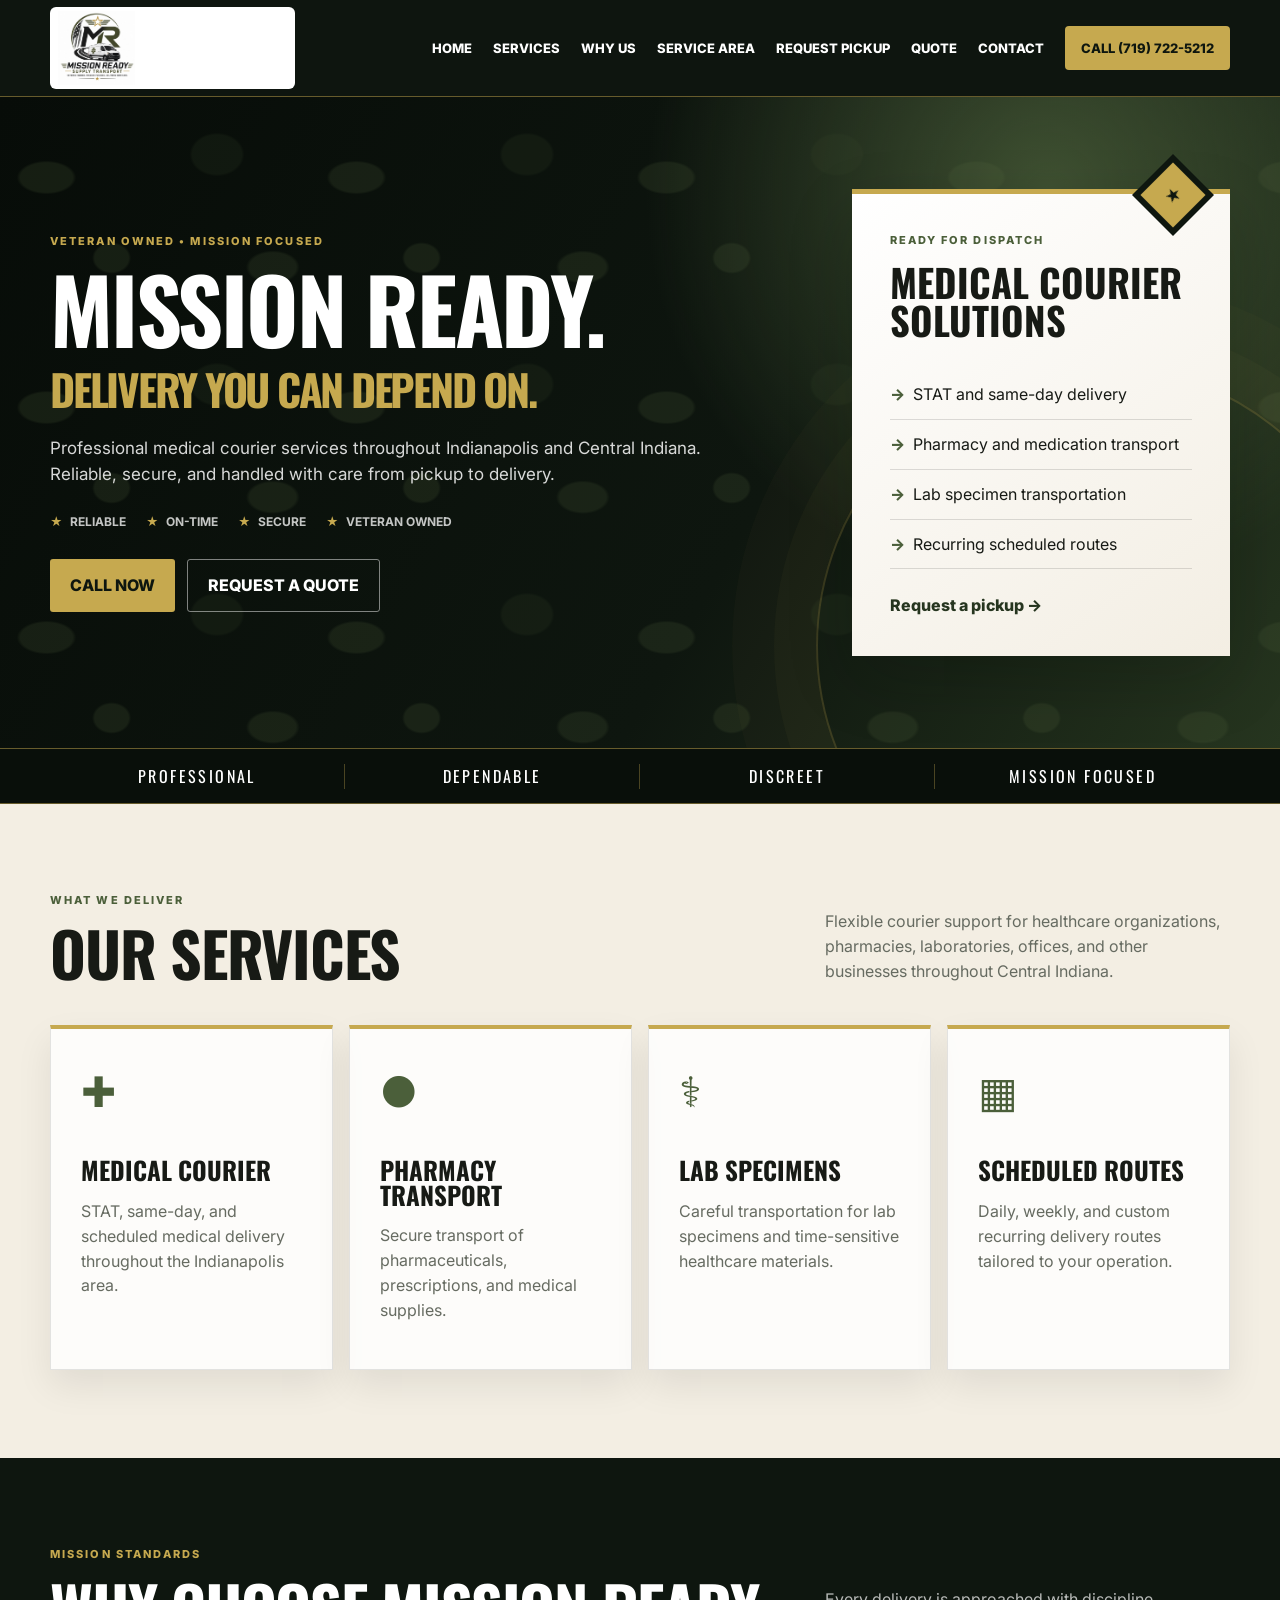
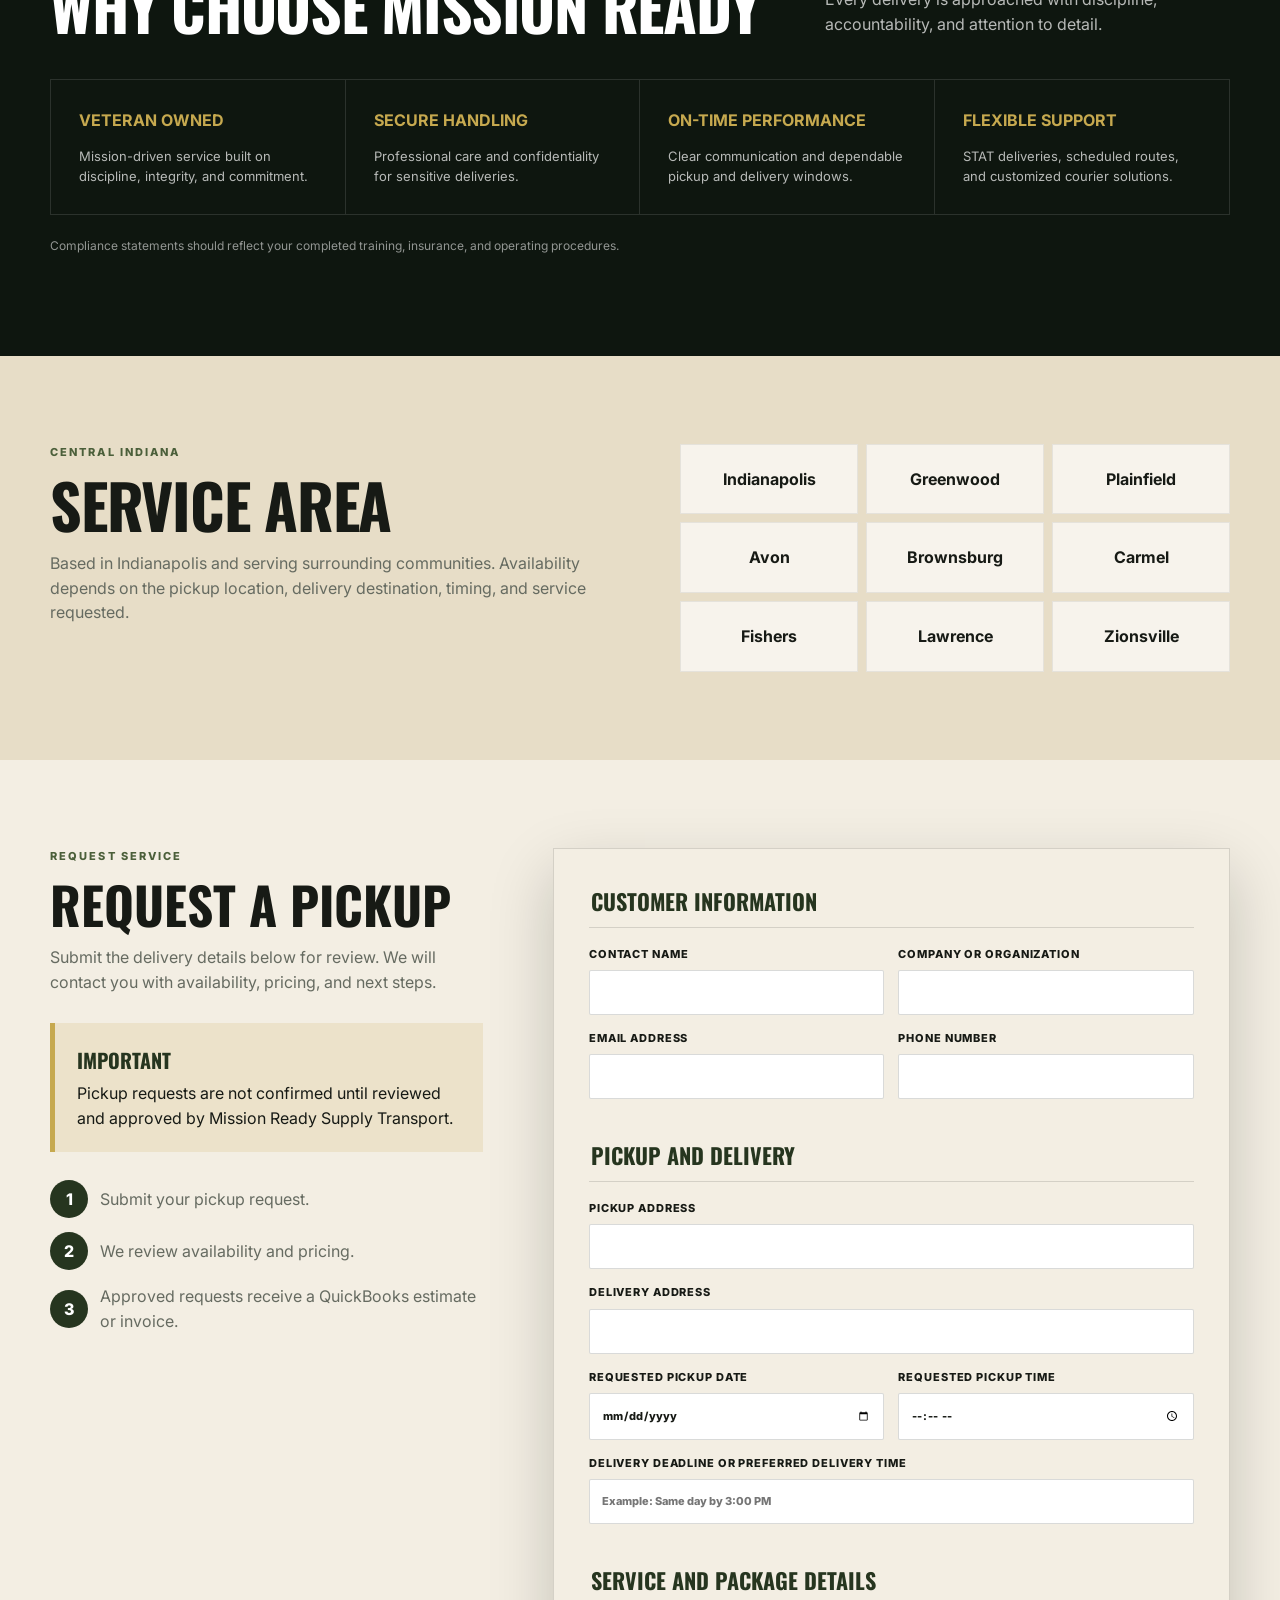
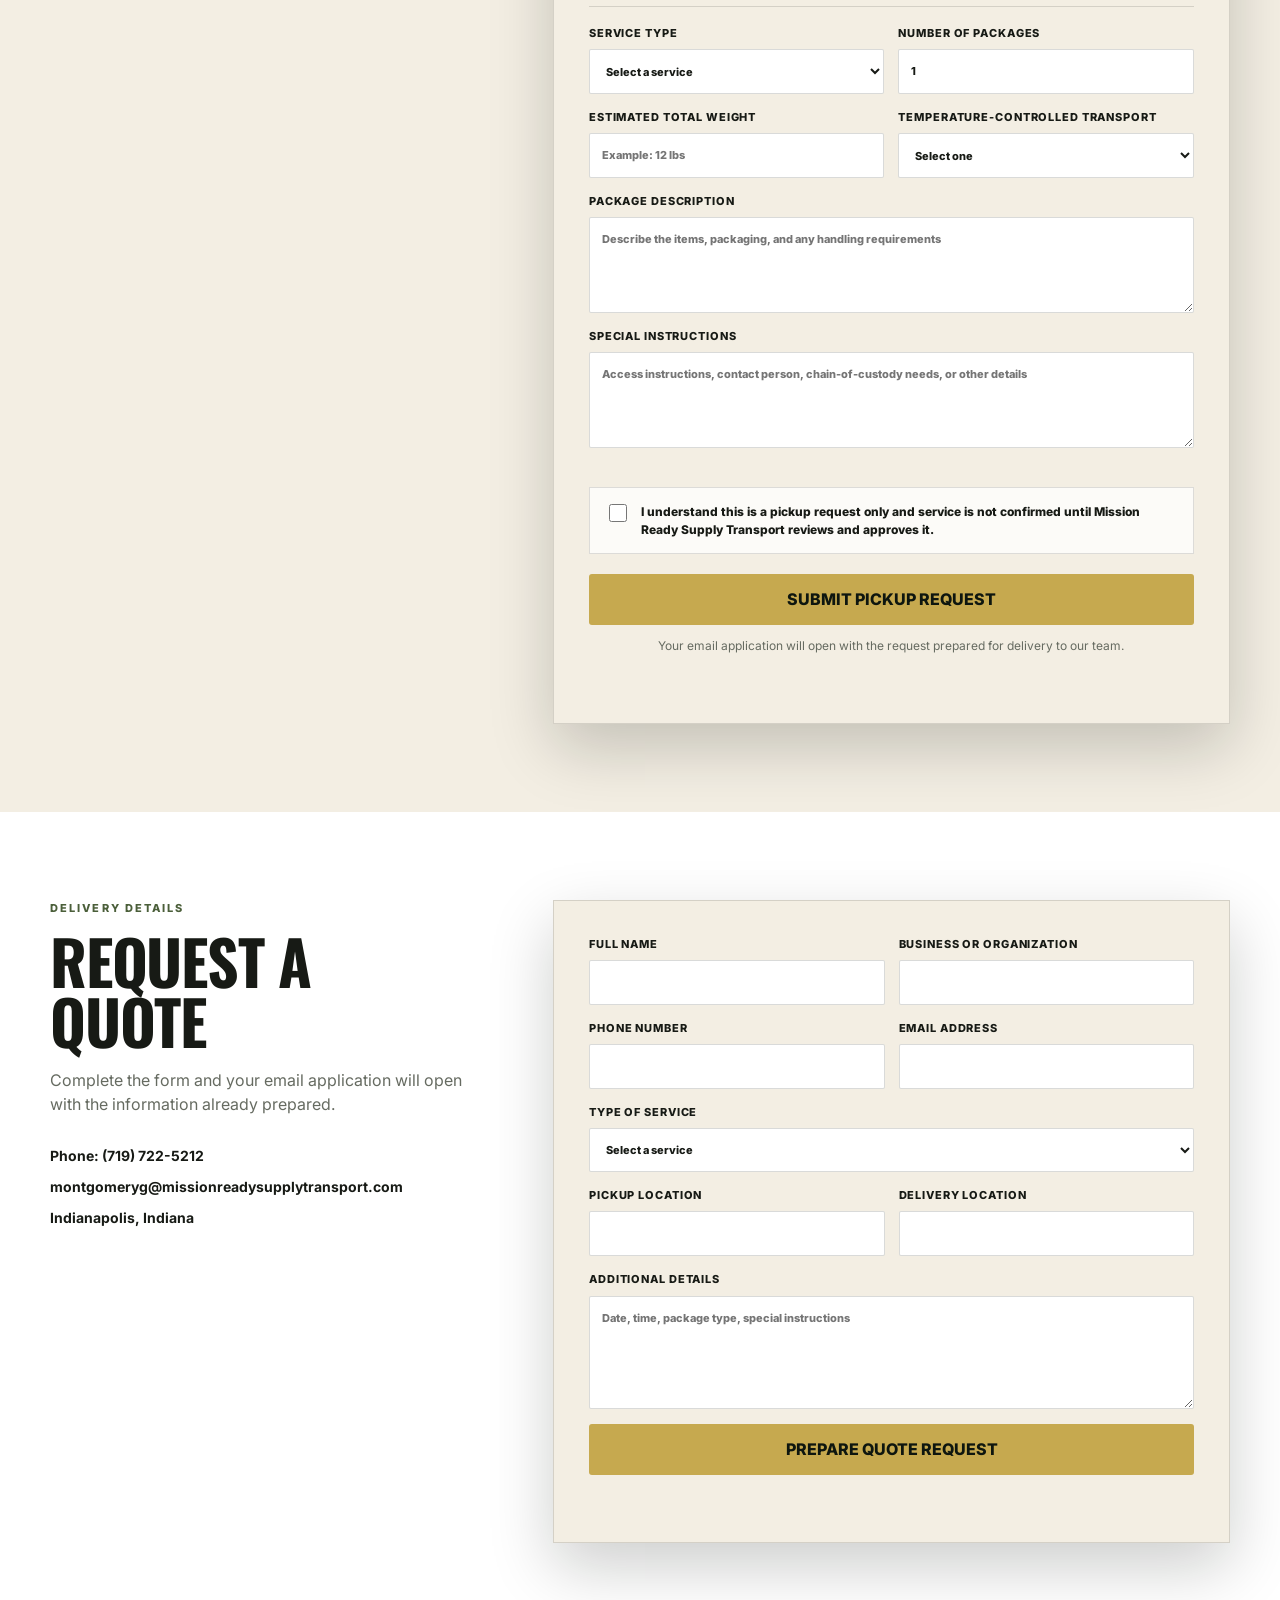
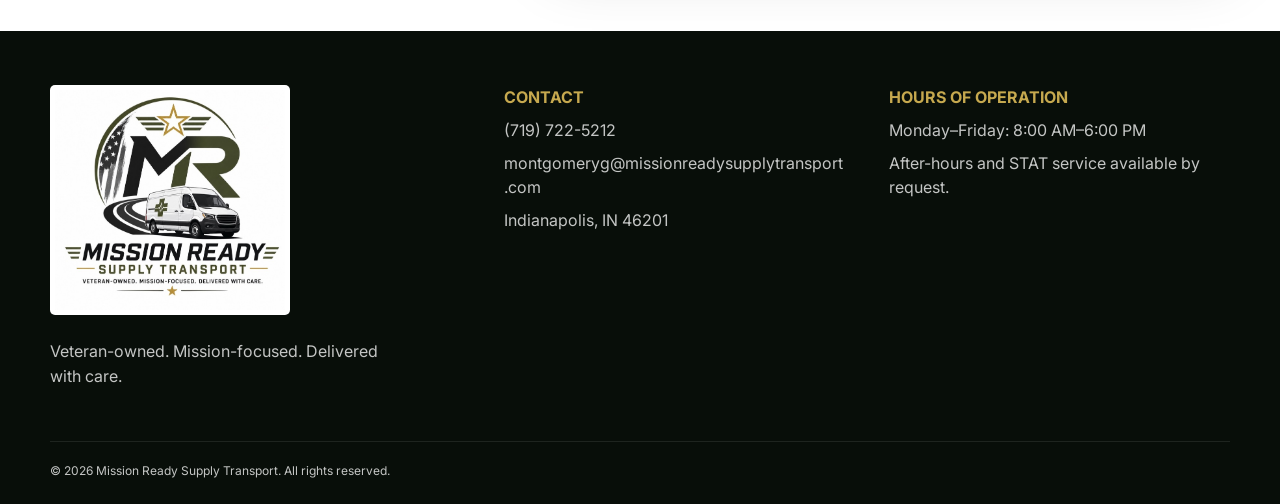
<file: index.html>
<!doctype html>
<html lang="en">
<head>
  <meta charset="utf-8">
  <meta name="viewport" content="width=device-width, initial-scale=1">
  <meta name="description" content="Mission Ready Supply Transport provides veteran-owned medical courier services throughout Indianapolis and Central Indiana, including STAT delivery, pharmacy transport, lab specimens, and scheduled routes.">
  <meta name="theme-color" content="#0e160f">

  <title>Mission Ready Supply Transport | Medical Courier Services</title>

  <link rel="icon" type="image/jpeg" href="mission-ready-logo.jpg">
  <link rel="preconnect" href="https://fonts.googleapis.com">
  <link rel="preconnect" href="https://fonts.gstatic.com" crossorigin>
  <link href="https://fonts.googleapis.com/css2?family=Inter:wght@400;500;600;700;800&family=Oswald:wght@500;600;700&display=swap" rel="stylesheet">
  <link rel="stylesheet" href="style.css">
</head>

<body>
  <header class="header">
    <div class="container nav">
      <a class="logo" href="#home" aria-label="Mission Ready Supply Transport home">
        <img src="mission-ready-logo.jpg" alt="Mission Ready Supply Transport logo" class="site-logo">
      </a>

      <button class="menu" type="button" aria-label="Open navigation menu" aria-controls="navlinks" aria-expanded="false">
        <span></span><span></span><span></span>
      </button>

      <nav id="navlinks" aria-label="Main navigation">
        <a href="#home">Home</a>
        <a href="#services">Services</a>
        <a href="#benefits">Why Us</a>
        <a href="#service-area">Service Area</a>
        <a href="#schedule">Request Pickup</a>
        <a href="#quote">Quote</a>
        <a href="#contact">Contact</a>
        <a class="nav-call" href="tel:+17197225212">Call (719) 722-5212</a>
      </nav>
    </div>
  </header>

  <main>
    <section class="hero" id="home">
      <div class="hero-camo" aria-hidden="true"></div>
      <div class="container hero-grid">
        <div class="hero-copy">
          <p class="eyebrow">Veteran owned • Mission focused</p>
          <h1>Mission Ready.<span>Delivery you can depend on.</span></h1>
          <p class="lead">
            Professional medical courier services throughout Indianapolis and Central Indiana.
            Reliable, secure, and handled with care from pickup to delivery.
          </p>

          <div class="trust" aria-label="Service commitments">
            <span>Reliable</span>
            <span>On-time</span>
            <span>Secure</span>
            <span>Veteran owned</span>
          </div>

          <div class="actions">
            <a class="btn primary" href="tel:+17197225212">Call Now</a>
            <a class="btn secondary" href="#quote">Request a Quote</a>
          </div>
        </div>

        <aside class="dispatch-card" aria-label="Mission Ready service summary">
          <div class="dispatch-emblem">★</div>
          <p class="eyebrow dark">Ready for dispatch</p>
          <h2>Medical courier solutions</h2>
          <ul>
            <li>STAT and same-day delivery</li>
            <li>Pharmacy and medication transport</li>
            <li>Lab specimen transportation</li>
            <li>Recurring scheduled routes</li>
          </ul>
          <a href="#schedule">Request a pickup →</a>
        </aside>
      </div>
    </section>

    <section class="mission-strip" aria-label="Mission Ready qualities">
      <div class="container strip-grid">
        <span>Professional</span>
        <span>Dependable</span>
        <span>Discreet</span>
        <span>Mission focused</span>
      </div>
    </section>

    <section class="section services-section" id="services">
      <div class="container">
        <div class="heading-row">
          <div>
            <p class="eyebrow dark">What we deliver</p>
            <h2 class="section-title">Our Services</h2>
          </div>
          <p>
            Flexible courier support for healthcare organizations, pharmacies, laboratories,
            offices, and other businesses throughout Central Indiana.
          </p>
        </div>

        <div class="cards service-cards">
          <article>
            <span class="service-icon">✚</span>
            <h3>Medical Courier</h3>
            <p>STAT, same-day, and scheduled medical delivery throughout the Indianapolis area.</p>
          </article>

          <article>
            <span class="service-icon">●</span>
            <h3>Pharmacy Transport</h3>
            <p>Secure transport of pharmaceuticals, prescriptions, and medical supplies.</p>
          </article>

          <article>
            <span class="service-icon">⚕</span>
            <h3>Lab Specimens</h3>
            <p>Careful transportation for lab specimens and time-sensitive healthcare materials.</p>
          </article>

          <article>
            <span class="service-icon">▦</span>
            <h3>Scheduled Routes</h3>
            <p>Daily, weekly, and custom recurring delivery routes tailored to your operation.</p>
          </article>
        </div>
      </div>
    </section>

    <section class="section dark-section" id="benefits">
      <div class="container">
        <div class="heading-row">
          <div>
            <p class="eyebrow">Mission standards</p>
            <h2 class="section-title">Why Choose Mission Ready</h2>
          </div>
          <p>Every delivery is approached with discipline, accountability, and attention to detail.</p>
        </div>

        <div class="benefits">
          <div>
            <strong>Veteran Owned</strong>
            <p>Mission-driven service built on discipline, integrity, and commitment.</p>
          </div>
          <div>
            <strong>Secure Handling</strong>
            <p>Professional care and confidentiality for sensitive deliveries.</p>
          </div>
          <div>
            <strong>On-Time Performance</strong>
            <p>Clear communication and dependable pickup and delivery windows.</p>
          </div>
          <div>
            <strong>Flexible Support</strong>
            <p>STAT deliveries, scheduled routes, and customized courier solutions.</p>
          </div>
        </div>

        <p class="compliance-note">
          Compliance statements should reflect your completed training, insurance, and operating procedures.
        </p>
      </div>
    </section>

    <section class="section area" id="service-area">
      <div class="container two-col">
        <div>
          <p class="eyebrow dark">Central Indiana</p>
          <h2 class="section-title">Service Area</h2>
          <p class="copy">
            Based in Indianapolis and serving surrounding communities. Availability depends on the
            pickup location, delivery destination, timing, and service requested.
          </p>
        </div>

        <div class="cities" aria-label="Cities served">
          <span>Indianapolis</span>
          <span>Greenwood</span>
          <span>Plainfield</span>
          <span>Avon</span>
          <span>Brownsburg</span>
          <span>Carmel</span>
          <span>Fishers</span>
          <span>Lawrence</span>
          <span>Zionsville</span>
        </div>
      </div>
    </section>

    <section class="section schedule-section" id="schedule">
      <div class="container pickup-grid">
        <div class="pickup-intro">
          <p class="eyebrow dark">Request service</p>
          <h2>Request a Pickup</h2>
          <p class="copy">
            Submit the delivery details below for review. We will contact you with availability,
            pricing, and next steps.
          </p>

          <div class="request-notice" role="note">
            <strong>Important</strong>
            <p>Pickup requests are not confirmed until reviewed and approved by Mission Ready Supply Transport.</p>
          </div>

          <div class="request-steps" aria-label="Pickup request process">
            <div><span>1</span><p>Submit your pickup request.</p></div>
            <div><span>2</span><p>We review availability and pricing.</p></div>
            <div><span>3</span><p>Approved requests receive a QuickBooks estimate or invoice.</p></div>
          </div>
        </div>

        <form id="pickupForm">
          <input type="hidden" name="requestStatus" value="Pending Review">

          <fieldset>
            <legend>Customer information</legend>
            <div class="form-row">
              <label>
                Contact name
                <input name="contactName" type="text" autocomplete="name" required>
              </label>
              <label>
                Company or organization
                <input name="company" type="text" autocomplete="organization">
              </label>
            </div>

            <div class="form-row">
              <label>
                Email address
                <input name="email" type="email" autocomplete="email" required>
              </label>
              <label>
                Phone number
                <input name="phone" type="tel" autocomplete="tel" required>
              </label>
            </div>
          </fieldset>

          <fieldset>
            <legend>Pickup and delivery</legend>
            <label>
              Pickup address
              <input name="pickupAddress" type="text" autocomplete="street-address" required>
            </label>

            <label>
              Delivery address
              <input name="deliveryAddress" type="text" required>
            </label>

            <div class="form-row">
              <label>
                Requested pickup date
                <input name="pickupDate" type="date" required>
              </label>
              <label>
                Requested pickup time
                <input name="pickupTime" type="time" required>
              </label>
            </div>

            <label>
              Delivery deadline or preferred delivery time
              <input name="deliveryDeadline" type="text" placeholder="Example: Same day by 3:00 PM">
            </label>
          </fieldset>

          <fieldset>
            <legend>Service and package details</legend>
            <div class="form-row">
              <label>
                Service type
                <select name="serviceType" required>
                  <option value="">Select a service</option>
                  <option>Medical courier</option>
                  <option>Pharmacy transport</option>
                  <option>Lab specimen transport</option>
                  <option>Medical equipment or supplies</option>
                  <option>Scheduled route</option>
                  <option>STAT or urgent delivery</option>
                  <option>Other delivery</option>
                </select>
              </label>
              <label>
                Number of packages
                <input name="packageCount" type="number" min="1" value="1" required>
              </label>
            </div>

            <div class="form-row">
              <label>
                Estimated total weight
                <input name="estimatedWeight" type="text" placeholder="Example: 12 lbs">
              </label>
              <label>
                Temperature-controlled transport
                <select name="temperatureControlled" required>
                  <option value="">Select one</option>
                  <option>No</option>
                  <option>Yes</option>
                  <option>Not sure</option>
                </select>
              </label>
            </div>

            <label>
              Package description
              <textarea name="packageDescription" rows="4" placeholder="Describe the items, packaging, and any handling requirements" required></textarea>
            </label>

            <label>
              Special instructions
              <textarea name="specialInstructions" rows="4" placeholder="Access instructions, contact person, chain-of-custody needs, or other details"></textarea>
            </label>
          </fieldset>

          <label class="consent-label">
            <input name="acknowledgment" type="checkbox" required>
            <span>I understand this is a pickup request only and service is not confirmed until Mission Ready Supply Transport reviews and approves it.</span>
          </label>

          <button class="btn primary full-width" type="submit">Submit Pickup Request</button>
          <p class="form-help">Your email application will open with the request prepared for delivery to our team.</p>
          <p class="status" id="pickupStatus" role="status"></p>
        </form>
      </div>
    </section>

    <section class="section quote-section" id="quote">
      <div class="container quote-grid">
        <div>
          <p class="eyebrow dark">Delivery details</p>
          <h2 class="section-title">Request a Quote</h2>
          <p class="copy">
            Complete the form and your email application will open with the information already prepared.
          </p>

          <div class="contact">
            <a href="tel:+17197225212">Phone: (719) 722-5212</a>
            <a href="mailto:montgomeryg@missionreadysupplytransport.com">montgomeryg@missionreadysupplytransport.com</a>
            <span>Indianapolis, Indiana</span>
          </div>
        </div>

        <form id="quoteForm">
          <div class="form-row">
            <label>
              Full name
              <input name="name" type="text" autocomplete="name" required>
            </label>
            <label>
              Business or organization
              <input name="business" type="text" autocomplete="organization">
            </label>
          </div>

          <div class="form-row">
            <label>
              Phone number
              <input name="phone" type="tel" autocomplete="tel" required>
            </label>
            <label>
              Email address
              <input name="email" type="email" autocomplete="email" required>
            </label>
          </div>

          <label>
            Type of service
            <select name="service" required>
              <option value="">Select a service</option>
              <option>Medical courier</option>
              <option>Pharmacy transport</option>
              <option>Lab specimen transport</option>
              <option>Scheduled route</option>
              <option>Other delivery</option>
            </select>
          </label>

          <div class="form-row">
            <label>
              Pickup location
              <input name="pickup" type="text" required>
            </label>
            <label>
              Delivery location
              <input name="delivery" type="text" required>
            </label>
          </div>

          <label>
            Additional details
            <textarea name="details" rows="5" placeholder="Date, time, package type, special instructions"></textarea>
          </label>

          <button class="btn primary full-width" type="submit">Prepare Quote Request</button>
          <p class="status" id="formStatus" role="status"></p>
        </form>
      </div>
    </section>
  </main>

  <footer id="contact">
    <div class="container footer-grid">
      <div class="footer-brand">
        <img src="mission-ready-logo.jpg" alt="" class="footer-image">
        <p>Veteran-owned. Mission-focused. Delivered with care.</p>
      </div>

      <div>
        <strong>Contact</strong>
        <a href="tel:+17197225212">(719) 722-5212</a>
        <a href="mailto:montgomeryg@missionreadysupplytransport.com">montgomeryg@missionreadysupplytransport.com</a>
        <span>Indianapolis, IN 46201</span>
      </div>

      <div>
        <strong>Hours of Operation</strong>
        <span>Monday–Friday: 8:00 AM–6:00 PM</span>
        <span>After-hours and STAT service available by request.</span>
      </div>
    </div>

    <div class="container copyright">
      © <span id="year"></span> Mission Ready Supply Transport. All rights reserved.
    </div>
  </footer>

  <script src="script.js"></script>
</body>
</html>
</file>
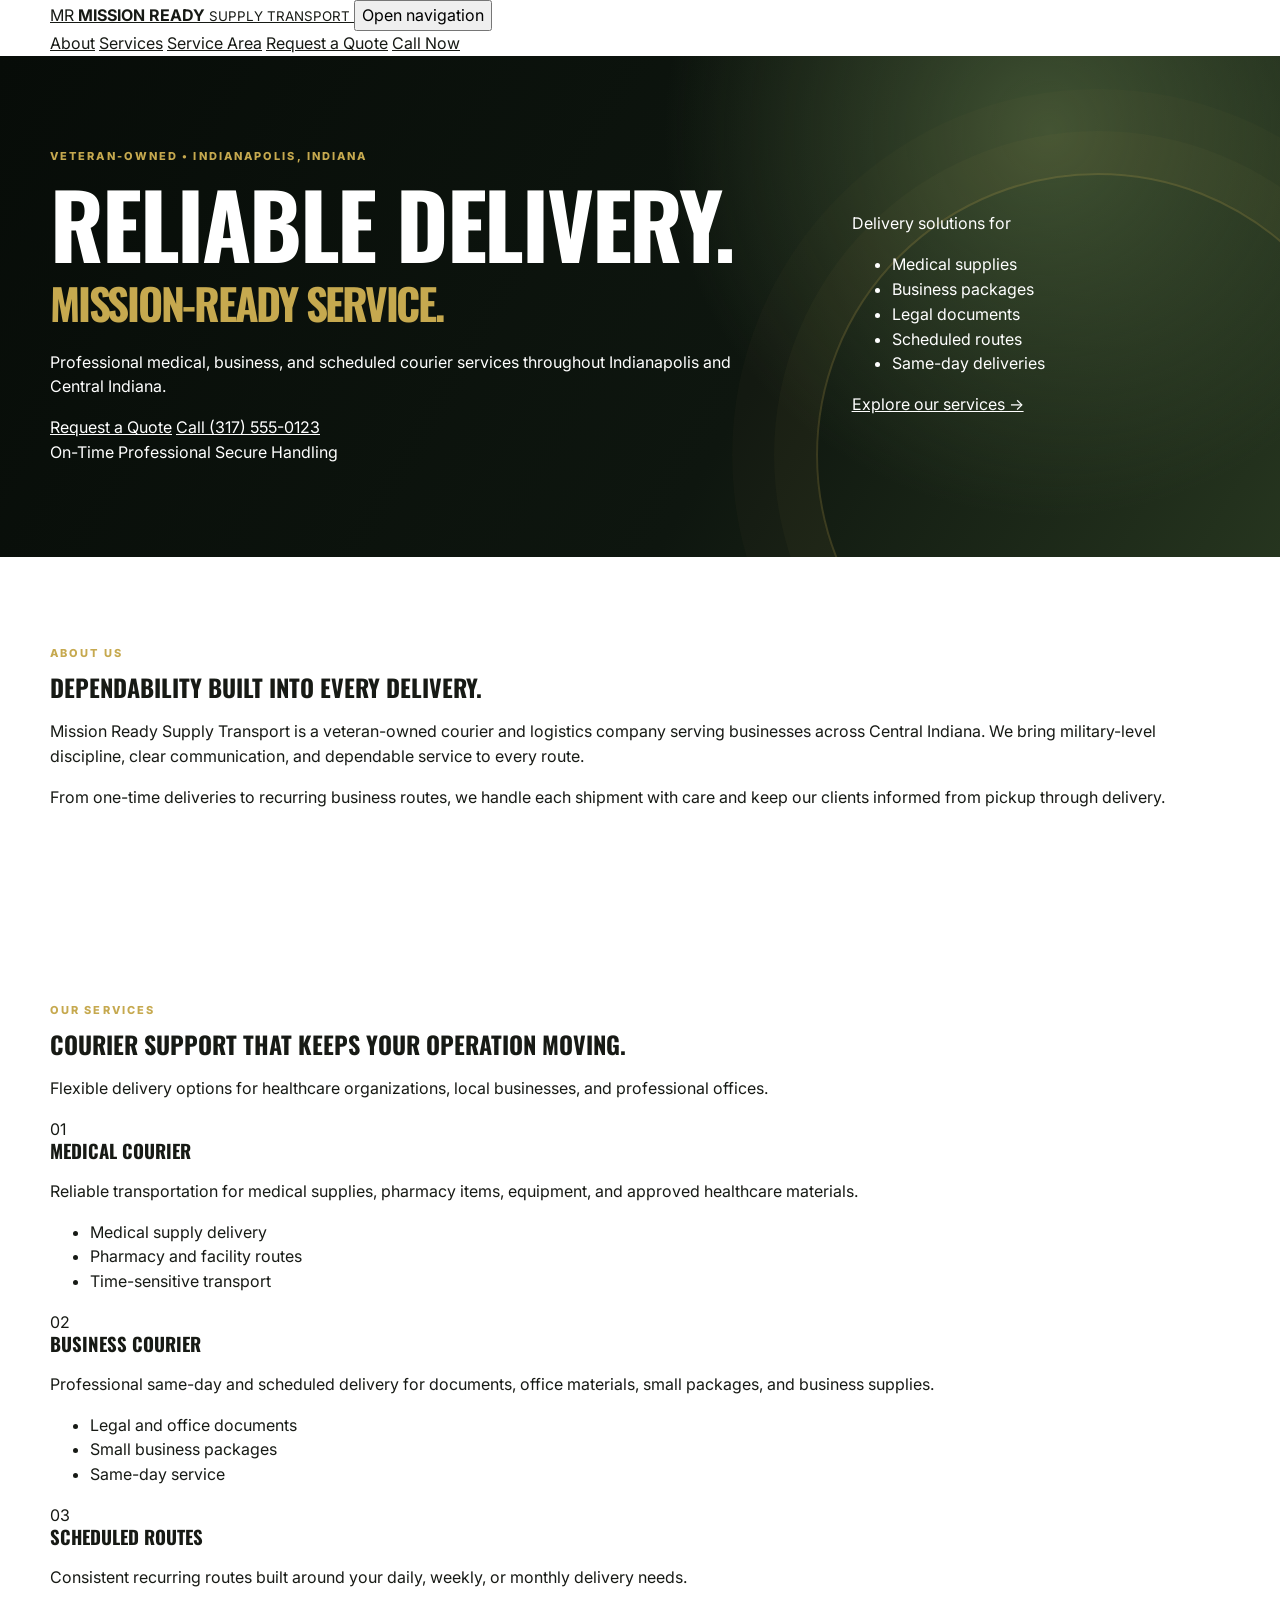
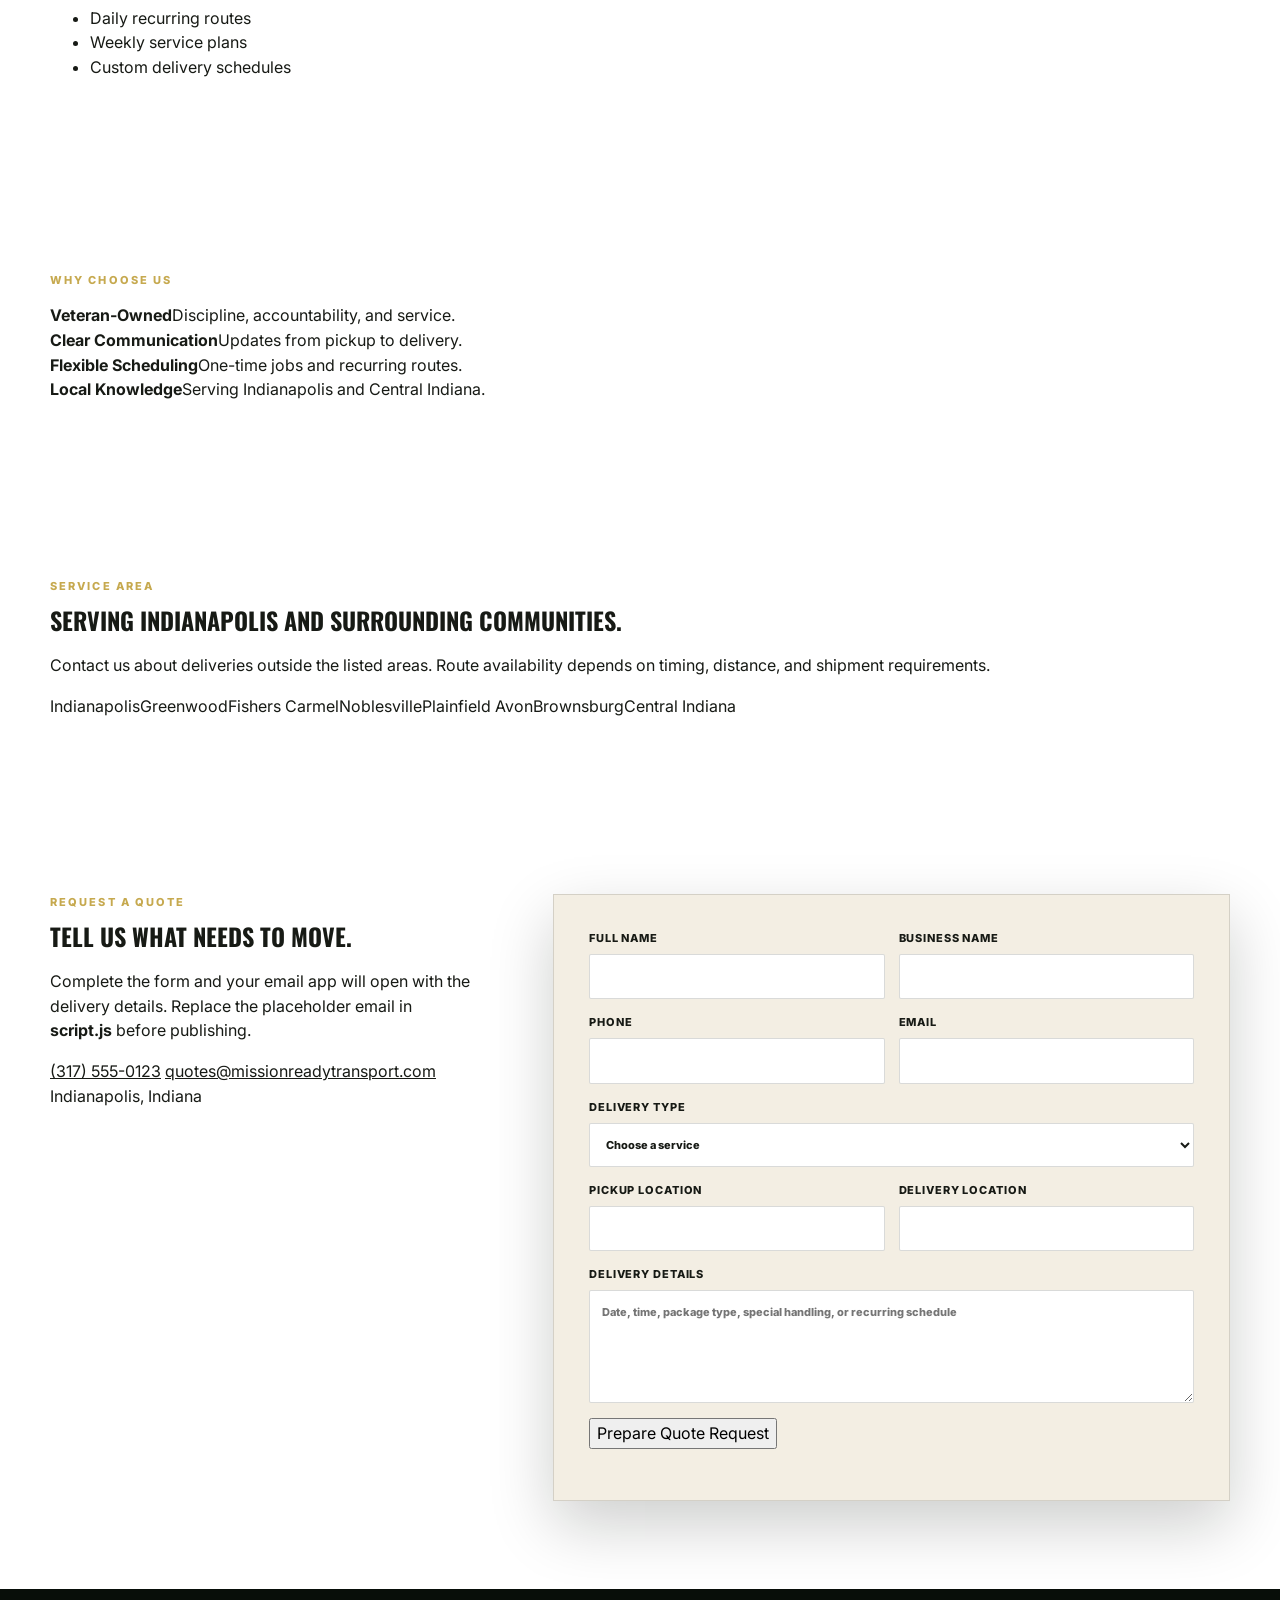
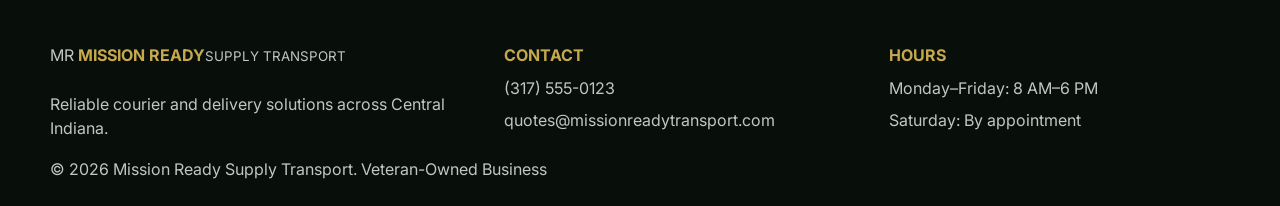
<file: index[1].html>
<!DOCTYPE html>
<html lang="en">
<head>
  <meta charset="UTF-8" />
  <meta name="viewport" content="width=device-width, initial-scale=1.0" />
  <meta name="description" content="Mission Ready Supply Transport provides reliable medical, business, and scheduled courier services throughout Indianapolis and Central Indiana." />
  <meta name="theme-color" content="#25331f" />
  <title>Mission Ready Supply Transport | Indianapolis Courier Service</title>
  <link rel="preconnect" href="https://fonts.googleapis.com">
  <link rel="preconnect" href="https://fonts.gstatic.com" crossorigin>
  <link href="https://fonts.googleapis.com/css2?family=Inter:wght@400;500;600;700&family=Oswald:wght@500;600;700&display=swap" rel="stylesheet">
  <link rel="stylesheet" href="style.css" />
</head>
<body>
  <header class="site-header">
    <div class="container nav-wrap">
      <a class="brand" href="#home" aria-label="Mission Ready Supply Transport home">
        <span class="brand-mark">MR</span>
        <span>
          <strong>MISSION READY</strong>
          <small>SUPPLY TRANSPORT</small>
        </span>
      </a>

      <button class="menu-button" type="button" aria-expanded="false" aria-controls="primary-nav">
        <span></span><span></span><span></span>
        <span class="sr-only">Open navigation</span>
      </button>

      <nav id="primary-nav" class="primary-nav" aria-label="Primary navigation">
        <a href="#about">About</a>
        <a href="#services">Services</a>
        <a href="#service-area">Service Area</a>
        <a href="#quote">Request a Quote</a>
        <a class="nav-cta" href="tel:+13175550123">Call Now</a>
      </nav>
    </div>
  </header>

  <main>
    <section id="home" class="hero">
      <div class="container hero-grid">
        <div class="hero-copy">
          <p class="eyebrow">Veteran-Owned • Indianapolis, Indiana</p>
          <h1>Reliable delivery.<br><span>Mission-ready service.</span></h1>
          <p class="hero-text">
            Professional medical, business, and scheduled courier services throughout Indianapolis and Central Indiana.
          </p>
          <div class="hero-actions">
            <a class="button button-primary" href="#quote">Request a Quote</a>
            <a class="button button-secondary" href="tel:+13175550123">Call (317) 555-0123</a>
          </div>
          <div class="trust-row" aria-label="Business qualities">
            <span>On-Time</span>
            <span>Professional</span>
            <span>Secure Handling</span>
          </div>
        </div>

        <aside class="hero-card">
          <p class="card-kicker">Delivery solutions for</p>
          <ul>
            <li>Medical supplies</li>
            <li>Business packages</li>
            <li>Legal documents</li>
            <li>Scheduled routes</li>
            <li>Same-day deliveries</li>
          </ul>
          <a href="#services">Explore our services →</a>
        </aside>
      </div>
    </section>

    <section id="about" class="section">
      <div class="container split">
        <div>
          <p class="eyebrow">About Us</p>
          <h2>Dependability built into every delivery.</h2>
        </div>
        <div class="body-copy">
          <p>
            Mission Ready Supply Transport is a veteran-owned courier and logistics company serving businesses across Central Indiana. We bring military-level discipline, clear communication, and dependable service to every route.
          </p>
          <p>
            From one-time deliveries to recurring business routes, we handle each shipment with care and keep our clients informed from pickup through delivery.
          </p>
        </div>
      </div>
    </section>

    <section id="services" class="section section-dark">
      <div class="container">
        <p class="eyebrow">Our Services</p>
        <div class="section-heading">
          <h2>Courier support that keeps your operation moving.</h2>
          <p>Flexible delivery options for healthcare organizations, local businesses, and professional offices.</p>
        </div>

        <div class="service-grid">
          <article class="service-card">
            <span class="service-number">01</span>
            <h3>Medical Courier</h3>
            <p>Reliable transportation for medical supplies, pharmacy items, equipment, and approved healthcare materials.</p>
            <ul>
              <li>Medical supply delivery</li>
              <li>Pharmacy and facility routes</li>
              <li>Time-sensitive transport</li>
            </ul>
          </article>

          <article class="service-card">
            <span class="service-number">02</span>
            <h3>Business Courier</h3>
            <p>Professional same-day and scheduled delivery for documents, office materials, small packages, and business supplies.</p>
            <ul>
              <li>Legal and office documents</li>
              <li>Small business packages</li>
              <li>Same-day service</li>
            </ul>
          </article>

          <article class="service-card">
            <span class="service-number">03</span>
            <h3>Scheduled Routes</h3>
            <p>Consistent recurring routes built around your daily, weekly, or monthly delivery needs.</p>
            <ul>
              <li>Daily recurring routes</li>
              <li>Weekly service plans</li>
              <li>Custom delivery schedules</li>
            </ul>
          </article>
        </div>
      </div>
    </section>

    <section class="section">
      <div class="container">
        <p class="eyebrow">Why Choose Us</p>
        <div class="features">
          <div><strong>Veteran-Owned</strong><span>Discipline, accountability, and service.</span></div>
          <div><strong>Clear Communication</strong><span>Updates from pickup to delivery.</span></div>
          <div><strong>Flexible Scheduling</strong><span>One-time jobs and recurring routes.</span></div>
          <div><strong>Local Knowledge</strong><span>Serving Indianapolis and Central Indiana.</span></div>
        </div>
      </div>
    </section>

    <section id="service-area" class="section area-section">
      <div class="container area-grid">
        <div>
          <p class="eyebrow">Service Area</p>
          <h2>Serving Indianapolis and surrounding communities.</h2>
          <p>Contact us about deliveries outside the listed areas. Route availability depends on timing, distance, and shipment requirements.</p>
        </div>
        <div class="city-list">
          <span>Indianapolis</span><span>Greenwood</span><span>Fishers</span>
          <span>Carmel</span><span>Noblesville</span><span>Plainfield</span>
          <span>Avon</span><span>Brownsburg</span><span>Central Indiana</span>
        </div>
      </div>
    </section>

    <section id="quote" class="section quote-section">
      <div class="container quote-grid">
        <div>
          <p class="eyebrow">Request a Quote</p>
          <h2>Tell us what needs to move.</h2>
          <p>Complete the form and your email app will open with the delivery details. Replace the placeholder email in <strong>script.js</strong> before publishing.</p>

          <div class="contact-details">
            <a href="tel:+13175550123">(317) 555-0123</a>
            <a href="mailto:quotes@missionreadytransport.com">quotes@missionreadytransport.com</a>
            <span>Indianapolis, Indiana</span>
          </div>
        </div>

        <form id="quote-form" class="quote-form">
          <div class="form-row">
            <label>Full Name<input name="name" type="text" required></label>
            <label>Business Name<input name="business" type="text"></label>
          </div>
          <div class="form-row">
            <label>Phone<input name="phone" type="tel" required></label>
            <label>Email<input name="email" type="email" required></label>
          </div>
          <label>Delivery Type
            <select name="deliveryType" required>
              <option value="">Choose a service</option>
              <option>Medical courier</option>
              <option>Business courier</option>
              <option>Scheduled route</option>
              <option>Other delivery</option>
            </select>
          </label>
          <div class="form-row">
            <label>Pickup Location<input name="pickup" type="text" required></label>
            <label>Delivery Location<input name="dropoff" type="text" required></label>
          </div>
          <label>Delivery Details<textarea name="details" rows="5" placeholder="Date, time, package type, special handling, or recurring schedule"></textarea></label>
          <button class="button button-primary" type="submit">Prepare Quote Request</button>
          <p id="form-message" class="form-message" role="status"></p>
        </form>
      </div>
    </section>
  </main>

  <footer>
    <div class="container footer-grid">
      <div>
        <a class="brand footer-brand" href="#home">
          <span class="brand-mark">MR</span>
          <span><strong>MISSION READY</strong><small>SUPPLY TRANSPORT</small></span>
        </a>
        <p>Reliable courier and delivery solutions across Central Indiana.</p>
      </div>
      <div>
        <strong>Contact</strong>
        <a href="tel:+13175550123">(317) 555-0123</a>
        <a href="mailto:quotes@missionreadytransport.com">quotes@missionreadytransport.com</a>
      </div>
      <div>
        <strong>Hours</strong>
        <span>Monday–Friday: 8 AM–6 PM</span>
        <span>Saturday: By appointment</span>
      </div>
    </div>
    <div class="container footer-bottom">
      <span>© <span id="year"></span> Mission Ready Supply Transport.</span>
      <span>Veteran-Owned Business</span>
    </div>
  </footer>

  <script src="script.js"></script>
</body>
</html>
</file>
<file: style.css>
/* Mission Ready Supply Transport — Version 2 */
:root {
  --green: #26351f;
  --deep: #0e160f;
  --olive: #4b5f3a;
  --tan: #c6a94f;
  --cream: #f3eee3;
  --white: #ffffff;
  --ink: #171a15;
  --muted: #666b61;
  --border: rgba(23, 26, 21, 0.14);
  --shadow: 0 24px 60px rgba(8, 13, 8, 0.2);
}

* { box-sizing: border-box; }
html { scroll-behavior: smooth; }
body {
  margin: 0;
  color: var(--ink);
  background: var(--white);
  font-family: Inter, system-ui, -apple-system, "Segoe UI", Arial, sans-serif;
  line-height: 1.55;
  -webkit-font-smoothing: antialiased;
}
img { max-width: 100%; height: auto; }
a { color: inherit; }
button, input, select, textarea { font: inherit; }
.container { width: min(1180px, calc(100% - 40px)); margin-inline: auto; }

/* Header */
.header {
  position: sticky;
  top: 0;
  z-index: 1000;
  background: rgba(10, 17, 11, 0.98);
  border-bottom: 1px solid rgba(198, 169, 79, 0.48);
  backdrop-filter: blur(12px);
}
.nav {
  min-height: 96px;
  display: flex;
  align-items: center;
  gap: 28px;
}
.logo {
  display: inline-flex;
  align-items: center;
  flex-shrink: 0;
  text-decoration: none;
}
.site-logo {
  display: block;
  width: 245px;
  height: 82px;
  object-fit: contain;
  object-position: left center;
  background: #fff;
  border-radius: 6px;
  padding: 4px 8px;
}
#navlinks {
  margin-left: auto;
  display: flex;
  align-items: center;
  gap: 21px;
}
#navlinks a {
  color: var(--white);
  text-decoration: none;
  font-size: 13px;
  font-weight: 800;
  white-space: nowrap;
  text-transform: uppercase;
}
#navlinks a:not(.nav-call):hover { color: var(--tan); }
.nav-call {
  padding: 12px 16px;
  color: var(--deep) !important;
  background: var(--tan);
  border-radius: 4px;
}
.menu {
  display: none;
  width: 44px;
  height: 44px;
  margin-left: auto;
  padding: 10px;
  border: 1px solid rgba(198, 169, 79, 0.65);
  border-radius: 6px;
  background: transparent;
  cursor: pointer;
}
.menu span {
  display: block;
  height: 2px;
  margin: 5px 0;
  background: var(--tan);
}

/* Typography */
.eyebrow {
  margin: 0 0 14px;
  color: var(--tan);
  font-size: 11px;
  font-weight: 800;
  letter-spacing: 0.19em;
  text-transform: uppercase;
}
.eyebrow.dark { color: var(--olive); }
h1, h2, h3 {
  margin-top: 0;
  font-family: Oswald, sans-serif;
  text-transform: uppercase;
  line-height: 0.98;
}
h1 {
  max-width: 760px;
  margin-bottom: 24px;
  font-size: clamp(52px, 7vw, 96px);
  letter-spacing: -0.025em;
}
h1 span {
  display: block;
  margin-top: 14px;
  color: var(--tan);
  font-size: .48em;
  line-height: 1.05;
}
.section-title {
  margin-bottom: 0;
  font-size: clamp(38px, 4.8vw, 66px);
  letter-spacing: -0.02em;
}
.lead {
  max-width: 660px;
  margin: 0 0 25px;
  color: rgba(255,255,255,.84);
  font-size: 17px;
}
.copy { color: var(--muted); }

/* Hero */
.hero {
  position: relative;
  overflow: hidden;
  padding: 92px 0;
  color: var(--white);
  background:
    radial-gradient(circle at 82% 15%, rgba(75,95,58,.8), transparent 34%),
    linear-gradient(120deg, #070c08 0%, var(--deep) 60%, #26351f 100%);
}
.hero::after {
  content: "";
  position: absolute;
  right: -100px;
  bottom: -180px;
  width: 560px;
  height: 560px;
  border: 2px solid rgba(198,169,79,.22);
  border-radius: 50%;
  box-shadow:
    0 0 0 42px rgba(198,169,79,.035),
    0 0 0 84px rgba(198,169,79,.025);
}
.hero-camo {
  position: absolute;
  inset: 0;
  opacity: .18;
  background:
    radial-gradient(ellipse at 15% 35%, #596b42 0 7%, transparent 8%),
    radial-gradient(ellipse at 36% 70%, #596b42 0 6%, transparent 7%),
    radial-gradient(ellipse at 70% 25%, #39482c 0 8%, transparent 9%),
    radial-gradient(ellipse at 88% 74%, #596b42 0 6%, transparent 7%);
  background-size: 310px 230px;
}
.hero-grid {
  position: relative;
  z-index: 1;
  display: grid;
  grid-template-columns: minmax(0, 1.45fr) minmax(310px, .75fr);
  gap: 70px;
  align-items: center;
}
.actions { display: flex; flex-wrap: wrap; gap: 12px; margin-top: 28px; }
.btn {
  display: inline-flex;
  align-items: center;
  justify-content: center;
  min-height: 48px;
  padding: 13px 20px;
  border: 0;
  border-radius: 3px;
  font-weight: 800;
  text-decoration: none;
  cursor: pointer;
  text-transform: uppercase;
}
.btn.primary { color: var(--deep); background: var(--tan); }
.btn.secondary { color: var(--white); border: 1px solid rgba(255,255,255,.48); background: transparent; }
.btn:hover { transform: translateY(-1px); }
.full-width { width: 100%; }
.trust {
  display: flex;
  flex-wrap: wrap;
  gap: 20px;
  color: rgba(255,255,255,.76);
  font-size: 12px;
  font-weight: 700;
  text-transform: uppercase;
}
.trust span::before { content: "★"; margin-right: 7px; color: var(--tan); }
.dispatch-card {
  position: relative;
  padding: 38px;
  color: var(--ink);
  background: linear-gradient(145deg, #fff, var(--cream));
  border-top: 5px solid var(--tan);
  box-shadow: var(--shadow);
}
.dispatch-emblem {
  position: absolute;
  top: -28px;
  right: 28px;
  display: grid;
  place-items: center;
  width: 58px;
  height: 58px;
  color: var(--deep);
  background: var(--tan);
  border: 6px solid var(--deep);
  transform: rotate(45deg);
}
.dispatch-emblem::first-letter { transform: rotate(-45deg); }
.dispatch-card h2 { font-size: clamp(31px, 3vw, 46px); }
.dispatch-card ul { margin: 24px 0; padding: 0; list-style: none; }
.dispatch-card li { padding: 12px 0; border-bottom: 1px solid var(--border); }
.dispatch-card li::before { content: "→"; margin-right: 8px; color: var(--olive); font-weight: 800; }
.dispatch-card a { color: var(--green); font-weight: 800; text-decoration: none; }

.mission-strip {
  color: var(--white);
  background: #090f0a;
  border-top: 1px solid rgba(198,169,79,.5);
  border-bottom: 1px solid rgba(198,169,79,.5);
}
.strip-grid {
  min-height: 54px;
  display: grid;
  grid-template-columns: repeat(4, 1fr);
  align-items: center;
  text-align: center;
  font-family: Oswald, sans-serif;
  letter-spacing: .15em;
  text-transform: uppercase;
}
.strip-grid span:not(:last-child) { border-right: 1px solid rgba(198,169,79,.35); }

/* Sections */
.section { padding: 88px 0; }
.heading-row {
  display: grid;
  grid-template-columns: 1.5fr .85fr;
  gap: 60px;
  align-items: end;
  margin-bottom: 42px;
}
.heading-row > p { margin: 0; color: var(--muted); }
.two-col { display: grid; grid-template-columns: 1fr 1fr; gap: 80px; align-items: start; }
.services-section { background: var(--cream); }
.cards { display: grid; grid-template-columns: repeat(4, 1fr); gap: 16px; }
.cards article {
  padding: 30px;
  background: rgba(255,255,255,.82);
  border: 1px solid rgba(23,26,21,.11);
  border-top: 4px solid var(--tan);
  box-shadow: 0 16px 34px rgba(12,18,11,.08);
}
.service-icon { color: var(--olive); font-size: 42px; font-weight: 800; }
.cards h3 { margin: 34px 0 14px; font-size: 25px; }
.cards p { color: var(--muted); }

.dark-section { color: var(--white); background: var(--deep); }
.dark-section .heading-row > p { color: rgba(255,255,255,.7); }
.benefits {
  display: grid;
  grid-template-columns: repeat(4, 1fr);
  border: 1px solid rgba(255,255,255,.12);
}
.benefits > div { padding: 28px; border-right: 1px solid rgba(255,255,255,.12); }
.benefits > div:last-child { border-right: 0; }
.benefits strong { color: var(--tan); text-transform: uppercase; }
.benefits p { margin-bottom: 0; color: rgba(255,255,255,.7); font-size: 13px; }
.compliance-note { margin-top: 22px; color: rgba(255,255,255,.55); font-size: 12px; }

.area { background: #e7ddc7; }
.cities { display: grid; grid-template-columns: repeat(3, 1fr); gap: 8px; }
.cities span {
  padding: 22px 12px;
  text-align: center;
  font-weight: 700;
  background: rgba(255,255,255,.66);
  border: 1px solid rgba(23,26,21,.08);
}

/* Scheduling */
.schedule-section { background: var(--cream); }
.schedule-section h2 { margin-bottom: 10px; font-size: clamp(36px, 4vw, 56px); }
.calendar-shell {
  overflow: hidden;
  margin-top: 28px;
  background: var(--white);
  border: 2px solid rgba(198,169,79,.72);
  border-radius: 8px;
  box-shadow: 0 15px 38px rgba(10,15,9,.12);
}
.calendar-shell iframe { display: block; }

/* Quote */
.quote-section { background: var(--white); }
.quote-grid { display: grid; grid-template-columns: .75fr 1.2fr; gap: 80px; align-items: start; }
.contact { display: grid; gap: 9px; margin-top: 28px; font-size: 14px; font-weight: 700; }
.contact a { overflow-wrap: anywhere; text-decoration: none; }
form { padding: 35px; background: var(--cream); border: 1px solid var(--border); box-shadow: var(--shadow); }
.form-row { display: grid; grid-template-columns: 1fr 1fr; gap: 14px; }
label {
  display: grid;
  gap: 7px;
  margin-bottom: 15px;
  font-size: 11px;
  font-weight: 800;
  letter-spacing: .08em;
  text-transform: uppercase;
}
input, select, textarea {
  width: 100%;
  padding: 13px 12px;
  color: var(--ink);
  background: var(--white);
  border: 1px solid rgba(23,26,21,.16);
  border-radius: 2px;
  text-transform: none;
}
input:focus, select:focus, textarea:focus {
  outline: 2px solid rgba(75,95,58,.35);
  border-color: var(--olive);
}
textarea { resize: vertical; }
.status { min-height: 1.5em; margin-bottom: 0; color: var(--olive); font-size: 13px; }

/* Footer */
footer { padding: 54px 0 24px; color: rgba(255,255,255,.76); background: #080e09; }
.footer-grid { display: grid; grid-template-columns: 1.2fr 1fr 1fr; gap: 44px; }
.footer-grid > div { display: grid; align-content: start; gap: 8px; }
.footer-grid strong { color: var(--tan); text-transform: uppercase; }
.footer-grid a { overflow-wrap: anywhere; text-decoration: none; }
.footer-brand p { max-width: 330px; }
.footer-image { width: 240px; padding: 5px; background: #fff; border-radius: 5px; }
.copyright {
  margin-top: 36px;
  padding-top: 20px;
  border-top: 1px solid rgba(255,255,255,.09);
  font-size: 12px;
}

/* Responsive */
@media (max-width: 1050px) {
  #navlinks { gap: 14px; }
  #navlinks a { font-size: 12px; }
  .cards { grid-template-columns: 1fr 1fr; }
}

@media (max-width: 900px) {
  .container { width: min(100% - 28px, 1180px); }
  .nav { min-height: 78px; }
  .site-logo { width: 195px; height: 64px; }
  .menu { display: block; }
  #navlinks {
    position: absolute;
    top: 100%;
    left: 0;
    right: 0;
    display: none;
    flex-direction: column;
    align-items: stretch;
    gap: 0;
    margin: 0;
    padding: 12px 20px 18px;
    background: var(--deep);
    border-bottom: 1px solid rgba(198,169,79,.45);
    box-shadow: 0 20px 30px rgba(0,0,0,.3);
  }
  #navlinks.open { display: flex; }
  #navlinks a { padding: 14px 10px; }
  #navlinks .nav-call { margin-top: 6px; text-align: center; }
  .hero-grid, .two-col, .heading-row, .quote-grid { grid-template-columns: 1fr; gap: 40px; }
  .hero { padding: 72px 0; }
  .dispatch-card { max-width: 620px; }
  .benefits { grid-template-columns: 1fr 1fr; }
  .benefits > div:nth-child(2) { border-right: 0; }
  .benefits > div:nth-child(-n+2) { border-bottom: 1px solid rgba(255,255,255,.12); }
  .strip-grid { grid-template-columns: 1fr 1fr; }
  .strip-grid span { padding: 14px 5px; }
  .strip-grid span:nth-child(2) { border-right: 0; }
  .strip-grid span:nth-child(-n+2) { border-bottom: 1px solid rgba(198,169,79,.35); }
}

@media (max-width: 600px) {
  .site-logo { width: 165px; height: 58px; }
  h1 { font-size: clamp(45px, 15vw, 67px); }
  .section { padding: 64px 0; }
  .cards, .form-row, .cities, .benefits, .footer-grid { grid-template-columns: 1fr; }
  .benefits > div { border-right: 0; border-bottom: 1px solid rgba(255,255,255,.12); }
  .benefits > div:last-child { border-bottom: 0; }
  .strip-grid { font-size: 12px; }
  .dispatch-card, form { padding: 25px; }
  .calendar-shell iframe { height: 620px; }
}

/* Pickup request */
.pickup-grid {
  display: grid;
  grid-template-columns: .78fr 1.22fr;
  gap: 70px;
  align-items: start;
}
.pickup-intro { position: sticky; top: 130px; }
.request-notice {
  margin: 28px 0;
  padding: 22px;
  background: rgba(198,169,79,.16);
  border-left: 5px solid var(--tan);
}
.request-notice strong {
  display: block;
  margin-bottom: 5px;
  color: var(--green);
  font-family: Oswald, sans-serif;
  font-size: 20px;
  text-transform: uppercase;
}
.request-notice p { margin: 0; }
.request-steps { display: grid; gap: 14px; }
.request-steps > div {
  display: grid;
  grid-template-columns: 38px 1fr;
  gap: 12px;
  align-items: center;
}
.request-steps span {
  display: grid;
  place-items: center;
  width: 38px;
  height: 38px;
  color: var(--white);
  background: var(--green);
  border-radius: 50%;
  font-weight: 800;
}
.request-steps p { margin: 0; color: var(--muted); }
fieldset {
  min-width: 0;
  margin: 0 0 24px;
  padding: 0;
  border: 0;
}
legend {
  width: 100%;
  margin-bottom: 18px;
  padding-bottom: 9px;
  color: var(--green);
  border-bottom: 1px solid var(--border);
  font-family: Oswald, sans-serif;
  font-size: 22px;
  font-weight: 700;
  text-transform: uppercase;
}
.consent-label {
  display: grid;
  grid-template-columns: auto 1fr;
  gap: 11px;
  align-items: start;
  margin: 4px 0 20px;
  padding: 15px;
  background: rgba(255,255,255,.75);
  border: 1px solid var(--border);
  font-size: 12px;
  letter-spacing: 0;
  line-height: 1.45;
  text-transform: none;
}
.consent-label input { width: 18px; height: 18px; margin-top: 1px; }
.form-help { margin: 12px 0 0; color: var(--muted); font-size: 12px; text-align: center; }

@media (max-width: 900px) {
  .pickup-grid { grid-template-columns: 1fr; gap: 40px; }
  .pickup-intro { position: static; }
}
</file>
